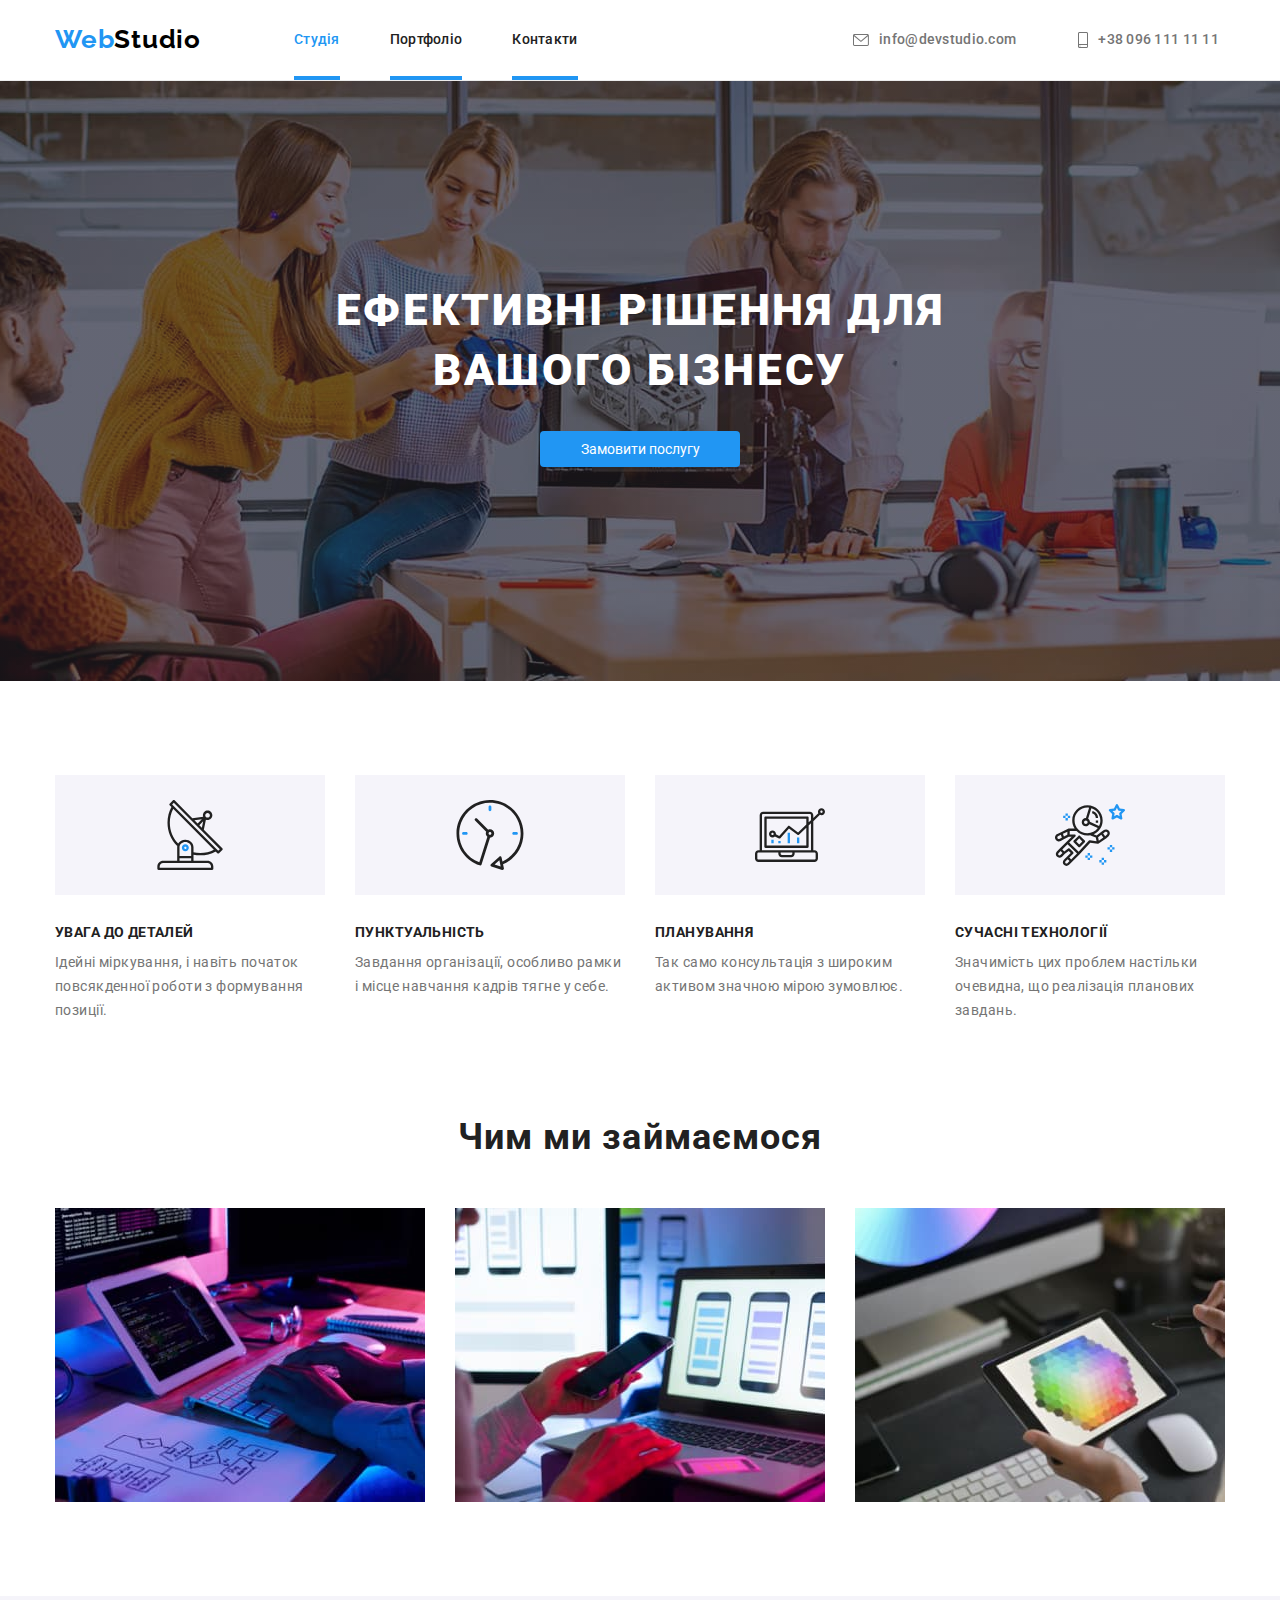
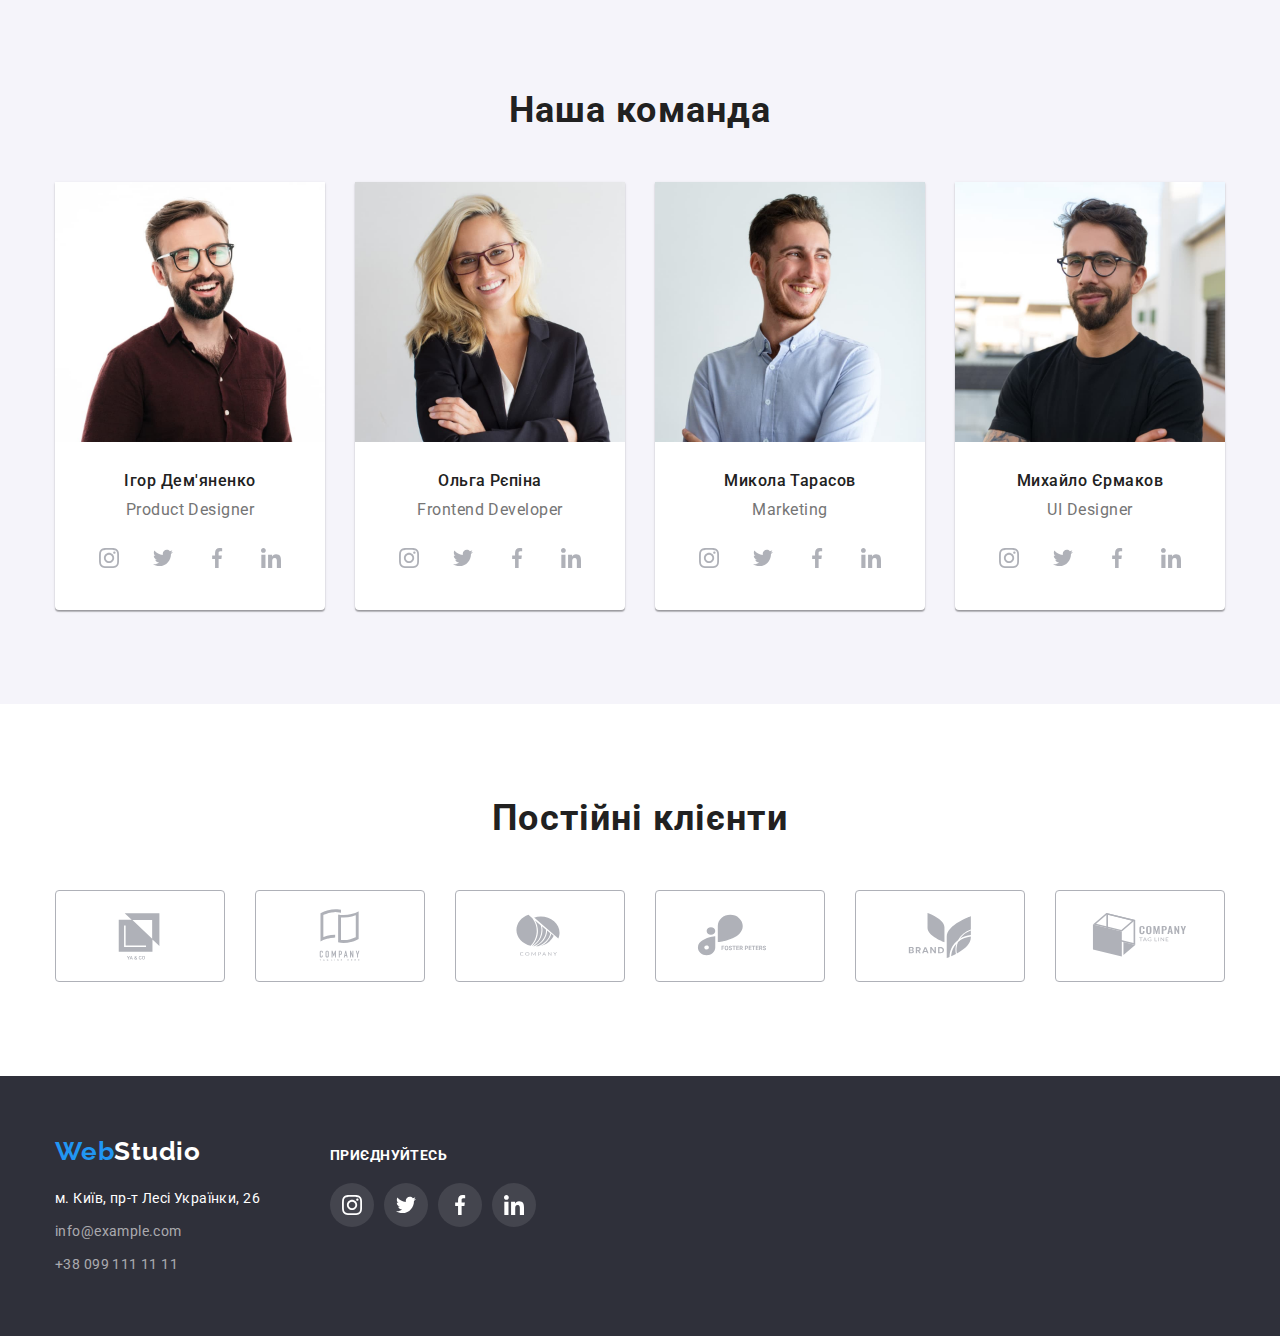
<file: index.html>
<!DOCTYPE html>
<html lang="uk">
  <head>
    <meta charset="UTF-8" />
    <meta http-equiv="X-UA-Compatible" content="IE=edge" />
    <meta name="viewport" content="width=device-width, initial-scale=1.0" />
    <link rel="preconnect" href="https://fonts.googleapis.com" />
    <link rel="preconnect" href="https://fonts.gstatic.com" crossorigin />
    <link
      href="https://fonts.googleapis.com/css2?family=Oleo+Script&family=Raleway:wght@700&family=Roboto:wght@400;500;700;900&display=swap"
      rel="stylesheet"
    />
    <link
      rel="stylesheet"
      href="https://cdnjs.cloudflare.com/ajax/libs/modern-normalize/0.6.0/modern-normalize.min.css"
    />
    <link rel="stylesheet" href="./css/styles.css" />
    <title>WebStudio</title>
  </head>
  <!--Hero-->
  <body>
    <header class="header">
      <div class="container main-nav">
        <nav class="site-nav">
          <a class="site-logo" href="index.html" lang="en"
            ><span class="current">Web</span>Studio</a
          >
          <ul class="site-nav list">
            <li class="nav-item">
              <a href="./index.html" class="link nav-link"
                ><span class="current-item">Студія</span></a
              >
            </li>
            <li class="nav-item">
              <a href="./portfolio.html" class="link nav-link">Портфоліо</a>
            </li>
            <li class="nav-item">
              <a href="#" class="link nav-link">Контакти</a>
            </li>
          </ul>
        </nav>
        <ul class="contact list">
          <li class="contact-type">
            <a class="contact-mail link" href="mailto:info@devstudio.com">
              <svg class="contact-mail-icon" width="16" height="12">
                <use href="./images/symbol-defs icons.svg#icon-envelope"></use>
              </svg>
              info@devstudio.com</a
            >
          </li>
          <li class="contact-type">
            <a class="contact-tel link" href="tel:+380961111111">
              <svg class="contact-tel-icon" width="10" height="16">
                <use
                  href="./images/symbol-defs icons.svg#icon-smartphone"
                ></use>
              </svg>
              +38 096 111 11 11</a
            >
          </li>
        </ul>
      </div>
    </header>
    <main>
      <section class="section-title">
        <div class="container-title">
          <h1 class="main-title">Ефективні рішення для вашого бізнесу</h1>
          <button type="button" class="button">Замовити послугу</button>
        </div>
      </section>
      <section class="section">
        <div class="container">
          <h2 class="vissually-hidden">Особливості</h2>
          <ul class="feature list">
            <li class="feature-list icon-antenna">
              <div class="icons">
                <svg class="feature-icon" width="70" height="70">
                  <use href="./images/symbol-defs icons.svg#icon-antenna"></use>
                </svg>
              </div>
              <h3 class="title">Увага до деталей</h3>
              <p class="text">
                Ідейні міркування, і навіть початок повсякденної роботи з
                формування позиції.
              </p>
            </li>
            <li class="feature-list icon-clock">
              <div class="icons">
                <svg class="feature-icon" width="70" height="70">
                  <use href="./images/symbol-defs icons.svg#icon-clock"></use>
                </svg>
              </div>
              <h3 class="title">Пунктуальність</h3>
              <p class="text">
                Завдання організації, особливо рамки і місце навчання кадрів
                тягне у себе.
              </p>
            </li>
            <li class="feature-list icon-diagram">
              <div class="icons">
                <svg class="feature-icon" width="70" height="70">
                  <use href="./images/symbol-defs icons.svg#icon-diagram"></use>
                </svg>
              </div>
              <h3 class="title">ПЛАНУВАННЯ</h3>
              <p class="text">
                Так само консультація з широким активом значною мірою зумовлює.
              </p>
            </li>
            <li class="feature-list icon-astronaut">
              <div class="icons">
                <svg class="feature-icon" width="70" height="70">
                  <use
                    href="./images/symbol-defs icons.svg#icon-astronaut"
                  ></use>
                </svg>
              </div>
              <h3 class="title">СУЧАСНІ ТЕХНОЛОГІЇ</h3>
              <p class="text">
                Значимість цих проблем настільки очевидна, що реалізація
                планових завдань.
              </p>
            </li>
          </ul>
        </div>
      </section>
      <section class="section-work">
        <div class="container">
          <h2 class="about-work">Чим ми займаємося</h2>
          <ul class="work-item list">
            <li class="work-list item">
              <img src="./images/box1.jpg" alt="box1" width="370" />
            </li>
            <li class="work-list item">
              <img src="./images/box2.jpg" alt="box2" width="370" />
            </li>
            <li class="work-list item">
              <img src="./images/box3.jpg" alt="box2" width="370" />
            </li>
          </ul>
        </div>
      </section>
      <!--Our team-->
      <section class="team">
        <div class="container">
          <h2 class="team-tittle">Наша команда</h2>
          <ul class="team-list list">
            <li class="team-item">
              <img
                src="./images/Игорь1.jpg"
                alt="Игорь Демьяненко Product Designer"
                width="270"
              />
              <div class="team-list-item">
                <h3 class="about-name">Ігор Дем'яненко</h3>
                <p class="position">Product Designer</p>
                <ul class="team-soc list">
                  <li class="team-soc-item">
                    <a href="" class="team-soc-link link">
                      <svg class="team-soc-icon" width="20" height="20">
                        <use
                          href="./images/symbol-defs icons.svg#icon-instagrams"
                        ></use>
                      </svg>
                    </a>
                  </li>
                  <li class="team-soc-item">
                    <a href="" class="team-soc-link link">
                      <svg class="team-soc-icon" width="20" height="20">
                        <use
                          href="./images/symbol-defs icons.svg#icon-twitter"
                        ></use>
                      </svg>
                    </a>
                  </li>
                  <li class="team-soc-item">
                    <a href="" class="team-soc-link link">
                      <svg class="team-soc-icon" width="20" height="20">
                        <use
                          href="./images/symbol-defs icons.svg#icon-facebook"
                        ></use>
                      </svg>
                    </a>
                  </li>
                  <li class="team-soc-item">
                    <a href="" class="team-soc-link link">
                      <svg class="team-soc-icon" width="20" height="20">
                        <use
                          href="./images/symbol-defs icons.svg#icon-inline"
                        ></use>
                      </svg>
                    </a>
                  </li>
                </ul>
              </div>
            </li>
            <li class="team-item">
              <img
                src="./images/Ольга1.jpg"
                alt="Ольга Репина Frontend Developer"
                width="270"
              />
              <div class="team-list-item">
                <h3 class="about-name">Ольга Рєпіна</h3>
                <p class="position">Frontend Developer</p>
                <ul class="team-soc list">
                  <li class="team-soc-item">
                    <a href="" class="team-soc-link link">
                      <svg class="team-soc-icon" width="20" height="20">
                        <use
                          href="./images/symbol-defs icons.svg#icon-instagrams"
                        ></use>
                      </svg>
                    </a>
                  </li>
                  <li class="team-soc-item">
                    <a href="" class="team-soc-link link">
                      <svg class="team-soc-icon" width="20" height="20">
                        <use
                          href="./images/symbol-defs icons.svg#icon-twitter"
                        ></use>
                      </svg>
                    </a>
                  </li>
                  <li class="team-soc-item">
                    <a href="" class="team-soc-link link">
                      <svg class="team-soc-icon" width="20" height="20">
                        <use
                          href="./images/symbol-defs icons.svg#icon-facebook"
                        ></use>
                      </svg>
                    </a>
                  </li>
                  <li class="team-soc-item">
                    <a href="" class="team-soc-link link">
                      <svg class="team-soc-icon" width="20" height="20">
                        <use
                          href="./images/symbol-defs icons.svg#icon-inline"
                        ></use>
                      </svg>
                    </a>
                  </li>
                </ul>
              </div>
            </li>
            <li class="team-item">
              <img
                src="./images/Николай1.jpg"
                alt="Николай Тарасов Marketing"
                width="270"
              />
              <div class="team-list-item">
                <h3 class="about-name">Микола Тарасов</h3>
                <p class="position">Marketing</p>
                <ul class="team-soc list">
                  <li class="team-soc-item">
                    <a href="" class="team-soc-link link">
                      <svg class="team-soc-icon" width="20" height="20">
                        <use
                          href="./images/symbol-defs icons.svg#icon-instagrams"
                        ></use>
                      </svg>
                    </a>
                  </li>
                  <li class="team-soc-item">
                    <a href="" class="team-soc-link link">
                      <svg class="team-soc-icon" width="20" height="20">
                        <use
                          href="./images/symbol-defs icons.svg#icon-twitter"
                        ></use>
                      </svg>
                    </a>
                  </li>
                  <li class="team-soc-item">
                    <a href="" class="team-soc-link link">
                      <svg class="team-soc-icon" width="20" height="20">
                        <use
                          href="./images/symbol-defs icons.svg#icon-facebook"
                        ></use>
                      </svg>
                    </a>
                  </li>
                  <li class="team-soc-item">
                    <a href="" class="team-soc-link link">
                      <svg class="team-soc-icon" width="20" height="20">
                        <use
                          href="./images/symbol-defs icons.svg#icon-inline"
                        ></use>
                      </svg>
                    </a>
                  </li>
                </ul>
              </div>
            </li>
            <li class="team-item">
              <img
                src="./images/Михаил1.jpg"
                alt="Михаил Ермаков UI Designer"
                width="270"
              />
              <div class="team-list-item">
                <h3 class="about-name">Михайло Єрмаков</h3>
                <p class="position">UI Designer</p>
                <ul class="team-soc list">
                  <li class="team-soc-item">
                    <a href="" class="team-soc-link link">
                      <svg class="team-soc-icon" width="20" height="20">
                        <use
                          href="./images/symbol-defs icons.svg#icon-instagrams"
                        ></use>
                      </svg>
                    </a>
                  </li>
                  <li class="team-soc-item">
                    <a href="" class="team-soc-link link">
                      <svg class="team-soc-icon" width="20" height="20">
                        <use
                          href="./images/symbol-defs icons.svg#icon-twitter"
                        ></use>
                      </svg>
                    </a>
                  </li>
                  <li class="team-soc-item">
                    <a href="" class="team-soc-link link">
                      <svg class="team-soc-icon" width="20" height="20">
                        <use
                          href="./images/symbol-defs icons.svg#icon-facebook"
                        ></use>
                      </svg>
                    </a>
                  </li>
                  <li class="team-soc-item">
                    <a href="" class="team-soc-link link">
                      <svg class="team-soc-icon" width="20" height="20">
                        <use
                          href="./images/symbol-defs icons.svg#icon-inline"
                        ></use>
                      </svg>
                    </a>
                  </li>
                </ul>
              </div>
            </li>
          </ul>
        </div>
      </section>
      <section class="section">
        <div class="container">
          <h2 class="customers-title">Постійні клієнти</h2>
          <ul class="customers-list list">
            <li class="customers-item">
              <a href="#" class="clients-link link">
                <svg class="clients-icon" width="106" height="60">
                  <use href="./images/symbol-defs icons.svg#icon-Logo"></use>
                </svg>
              </a>
            </li>
            <li class="customers-item">
              <a href="#" class="clients-link link">
                <svg class="clients-icon" width="106" height="60">
                  <use
                    href="./images/symbol-defs icons.svg#icon-Logocompany"
                  ></use>
                </svg>
              </a>
            </li>
            <li class="customers-item">
              <a href="#" class="clients-link link">
                <svg class="clients-icon" width="106" height="60">
                  <use
                    href="./images/symbol-defs icons.svg#icon-Logo-camp"
                  ></use>
                </svg>
              </a>
            </li>
            <li class="customers-item">
              <a href="#" class="clients-link link">
                <svg class="clients-icon" width="106" height="60">
                  <use href="./images/symbol-defs icons.svg#icon-Foster"></use>
                </svg>
              </a>
            </li>
            <li class="customers-item">
              <a href="#" class="clients-link link">
                <svg class="clients-icon" width="106" height="60">
                  <use href="./images/symbol-defs icons.svg#icon-Brand"></use>
                </svg>
              </a>
            </li>
            <li class="customers-item">
              <a href="#" class="clients-link link">
                <svg class="clients-icon" width="106" height="60">
                  <use
                    href="./images/symbol-defs icons.svg#icon-Tag-line"
                  ></use>
                </svg>
              </a>
            </li>
          </ul>
        </div>
      </section>
    </main>
    <!--Contacts-->
    <footer class="footer">
      <div class="container container-footer">
        <div class="container-contacts">
          <a class="site-logo-footer" href="index.html"
            ><span class="current">Web</span
            ><span class="secondary-current">Studio</span></a
          >
          <address class="adress">
            <ul class="adress-list list">
              <li class="adress-item">
                <a
                  class="street"
                  href="https://www.google.com/maps/d/embed?mid=10uSM3H-mIU3GznYo2szRIEphczw&hl=en_US&ehbc=2E312F"
                  target="_blank"
                  rel="noopener noreferrer"
                  >м. Київ, пр-т Лесі Українки, 26</a
                >
              </li>
              <li class="adress-item">
                <a class="contacts" href="mailto:info@example.com"
                  >info@example.com</a
                >
              </li>
              <li class="adress-item">
                <a class="contacts" href="tel:+380991111111"
                  >+38 099 111 11 11</a
                >
              </li>
            </ul>
          </address>
        </div>
        <div class="container-social">
          <p class="social-text">Приєднуйтесь</p>
          <ul class="social-list list">
            <li class="soc-item link">
              <a href="@" class="soc-link">
                <svg class="soc-icon" width="20" height="20">
                  <use
                    href="./images/symbol-defs icons.svg#icon-instagram"
                  ></use>
                </svg>
              </a>
            </li>
            <li class="soc-item link">
              <a href="@" class="soc-link">
                <svg class="soc-icon" width="20" height="20">
                  <use href="./images/symbol-defs icons.svg#icon-Twit"></use>
                </svg>
              </a>
            </li>
            <li class="soc-item link">
              <a href="@" class="soc-link">
                <svg class="soc-icon" width="20" height="20">
                  <use href="./images/symbol-defs icons.svg#icon-faceb"></use>
                </svg>
              </a>
            </li>
            <li class="soc-item link">
              <a href="@" class="soc-link">
                <svg class="soc-icon" width="20" height="20">
                  <use href="./images/symbol-defs icons.svg#icon-Linked"></use>
                </svg>
              </a>
            </li>
          </ul>
        </div>
      </div>
    </footer>
  </body>
</html>
</file>
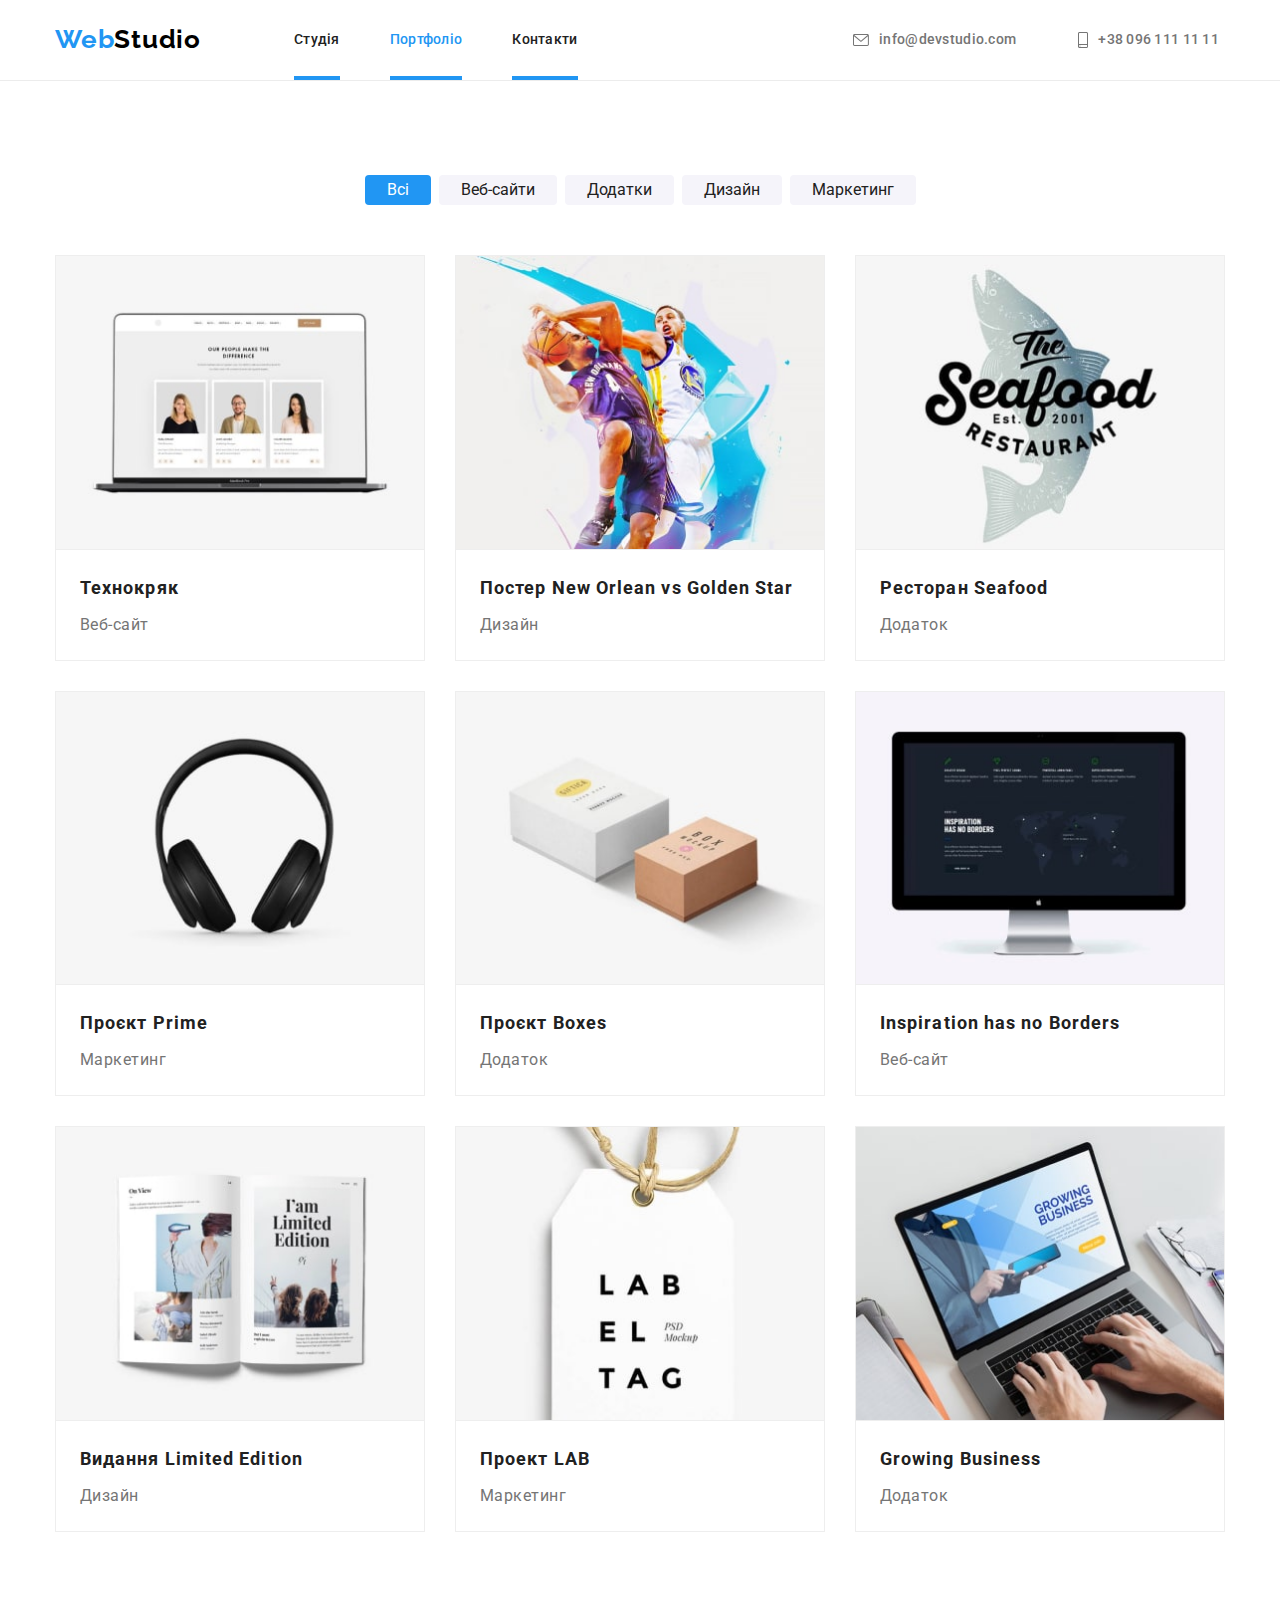
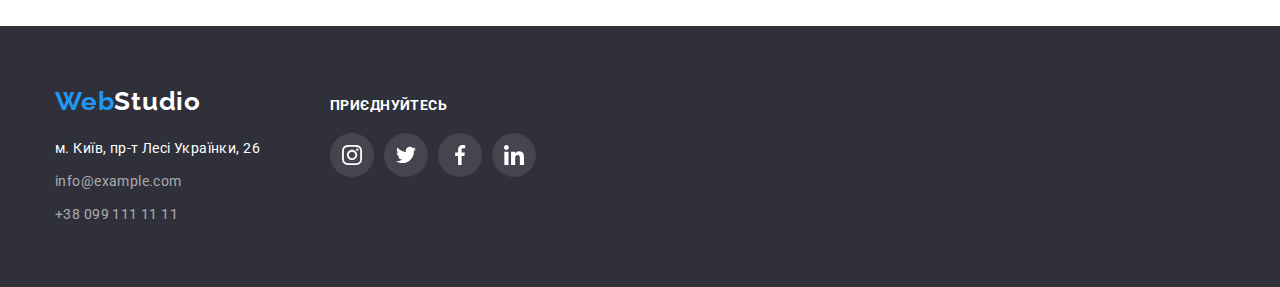
<file: portfolio.html>
<!DOCTYPE html>
<html lang="uk">
  <head>
    <meta charset="UTF-8" />
    <meta http-equiv="X-UA-Compatible" content="IE=edge" />
    <meta name="viewport" content="width=device-width, initial-scale=1.0" />
    <link rel="preconnect" href="https://fonts.googleapis.com" />
    <link rel="preconnect" href="https://fonts.gstatic.com" crossorigin />
    <link
      href="https://fonts.googleapis.com/css2?family=Oleo+Script&family=Raleway:wght@700&family=Roboto:wght@400;500;700;900&display=swap"
      rel="stylesheet"
    />
    <link
      rel="stylesheet"
      href="https://cdnjs.cloudflare.com/ajax/libs/modern-normalize/0.6.0/modern-normalize.min.css"
    />
    <link rel="stylesheet" href="./css/styles.css" />
    <title>Portfolio</title>
  </head>
  <!--Hero-->
  <body>
    <header class="header">
      <div class="container main-nav">
        <nav class="site-nav">
          <a class="site-logo" href="index.html" lang="en"
            ><span class="current">Web</span>Studio</a
          >
          <ul class="site-nav list">
            <li class="nav-item">
              <a href="./index.html" class="link nav-link">Студія</a>
            </li>
            <li class="nav-item">
              <a href="./portfolio.html" class="link nav-link"
                ><span class="current-item">Портфоліо</span></a
              >
            </li>
            <li class="nav-item">
              <a href="#" class="link nav-link">Контакти</a>
            </li>
          </ul>
        </nav>
        <ul class="contact list">
          <li class="contact-type">
            <a class="contact-mail link" href="mailto:info@devstudio.com">
              <svg class="contact-mail-icon" width="16" height="12">
                <use href="./images/symbol-defs icons.svg#icon-envelope"></use>
              </svg>
              info@devstudio.com</a
            >
          </li>
          <li class="contact-type">
            <a class="contact-tel link" href="tel:+380961111111">
              <svg class="contact-tel-icon" width="10" height="16">
                <use
                  href="./images/symbol-defs icons.svg#icon-smartphone"
                ></use>
              </svg>
              +38 096 111 11 11</a
            >
          </li>
        </ul>
      </div>
    </header>
    <main>
      <section class="section">
        <div class="container">
          <h2 class="vissually-hidden">Наш портфоліо</h2>
          <ul class="filter list">
            <li class="filter-item">
              <button class="button-filter-all" type="button">Всі</button>
            </li>
            <li class="filter-item">
              <button class="button-filter" type="button">Веб-сайти</button>
            </li>
            <li class="filter-item">
              <button class="button-filter" type="button">Додатки</button>
            </li>
            <li class="filter-item">
              <button class="button-filter" type="button">Дизайн</button>
            </li>
            <li class="filter-item">
              <button class="button-filter" type="button">Маркетинг</button>
            </li>
          </ul>
          <ul class="project list">
            <li class="project-list">
              <a class="project-img" href="#"
                ><img
                  class="img"
                  src="images/photo1.jpg"
                  alt="працівники фірми"
                  width="370"
                />
                <div class="project-list-title">
                  <h2 class="project-title">Технокряк</h2>
                  <p class="project-text">Веб-сайт</p>
                </div>
              </a>
            </li>
            <li class="project-list">
              <a class="project-img" href="#"
                ><img
                  class="img"
                  src="images/photo2.jpg"
                  alt="баскетболісти"
                  width="370"
                />
                <div class="project-list-title">
                  <h2 class="project-title">
                    Постер New Orlean vs Golden Star
                  </h2>
                  <p class="project-text">Дизайн</p>
                </div>
              </a>
            </li>
            <li class="project-list">
              <a class="project-img" href="#"
                ><img
                  class="img"
                  src="images/photo3.jpg"
                  alt="ресторан Seafood"
                  width="370"
                />
                <div class="project-list-title">
                  <h2 class="project-title">Ресторан Seafood</h2>
                  <p class="project-text">Додаток</p>
                </div>
              </a>
            </li>
            <li class="project-list">
              <a class="project-img" href="#"
                ><img
                  class="img"
                  src="images/photo4.jpg"
                  alt="навушники"
                  width="370"
                />
                <div class="project-list-title">
                  <h2 class="project-title">Проєкт Prime</h2>
                  <p class="project-text">Маркетинг</p>
                </div>
              </a>
            </li>
            <li class="project-list">
              <a class="project-img" href="#"
                ><img
                  class="img"
                  src="images/photo5.jpg"
                  alt="коробки"
                  width="370"
                />
                <div class="project-list-title">
                  <h2 class="project-title">Проєкт Boxes</h2>
                  <p class="project-text">Додаток</p>
                </div>
              </a>
            </li>
            <li class="project-list">
              <a class="project-img" href="#"
                ><img
                  class="img"
                  src="images/photo6.jpg"
                  alt="монітор"
                  width="370"
                />
                <div class="project-list-title">
                  <h2 class="project-title">Inspiration has no Borders</h2>
                  <p class="project-text">Веб-сайт</p>
                </div>
              </a>
            </li>
            <li class="project-list">
              <a class="project-img" href="#"
                ><img
                  class="img"
                  src="images/photo7.jpg"
                  alt="журнал"
                  width="370"
                />
                <div class="project-list-title">
                  <h2 class="project-title">Видання Limited Edition</h2>
                  <p class="project-text">Дизайн</p>
                </div>
              </a>
            </li>
            <li class="project-list">
              <a class="project-img" href="#"
                ><img
                  class="img"
                  src="images/photo8.jpg"
                  alt="ярлик"
                  width="370"
                />
                <div class="project-list-title">
                  <h2 class="project-title">Проект LAB</h2>
                  <p class="project-text">Маркетинг</p>
                </div>
              </a>
            </li>
            <li class="project-list">
              <a class="project-img" href="#"
                ><img
                  class="img"
                  src="images/photo9.jpg"
                  alt="ноутбук"
                  width="370"
                />
                <div class="project-list-title">
                  <h2 class="project-title">Growing Business</h2>
                  <p class="project-text">Додаток</p>
                </div>
              </a>
            </li>
          </ul>
        </div>
      </section>
    </main>
    <footer class="footer">
      <div class="container container-footer">
        <div class="container-contacts">
          <a class="site-logo-footer" href="index.html"
            ><span class="current">Web</span
            ><span class="secondary-current">Studio</span></a
          >
          <address class="adress">
            <ul class="adress-list list">
              <li class="adress-item">
                <a
                  class="street"
                  href="https://www.google.com/maps/d/embed?mid=10uSM3H-mIU3GznYo2szRIEphczw&hl=en_US&ehbc=2E312F"
                  target="_blank"
                  rel="noopener noreferrer"
                  >м. Київ, пр-т Лесі Українки, 26</a
                >
              </li>
              <li class="adress-item">
                <a class="contacts" href="mailto:info@example.com"
                  >info@example.com</a
                >
              </li>
              <li class="adress-item">
                <a class="contacts" href="tel:+380991111111"
                  >+38 099 111 11 11</a
                >
              </li>
            </ul>
          </address>
        </div>
        <div class="container-social">
          <p class="social-text">Приєднуйтесь</p>
          <ul class="social-list list">
            <li class="soc-item link">
              <a href="@" class="soc-link">
                <svg class="soc-icon" width="20" height="20">
                  <use
                    href="./images/symbol-defs icons.svg#icon-instagram"
                  ></use>
                </svg>
              </a>
            </li>
            <li class="soc-item link">
              <a href="@" class="soc-link">
                <svg class="soc-icon" width="20" height="20">
                  <use href="./images/symbol-defs icons.svg#icon-Twit"></use>
                </svg>
              </a>
            </li>
            <li class="soc-item link">
              <a href="@" class="soc-link">
                <svg class="soc-icon" width="20" height="20">
                  <use href="./images/symbol-defs icons.svg#icon-faceb"></use>
                </svg>
              </a>
            </li>
            <li class="soc-item link">
              <a href="@" class="soc-link">
                <svg class="soc-icon" width="20" height="20">
                  <use href="./images/symbol-defs icons.svg#icon-Linked"></use>
                </svg>
              </a>
            </li>
          </ul>
        </div>
      </div>
    </footer>
  </body>
</html>
</file>
<file: css/styles.css>
:root {
  /* Fonts */
  --main-font-family: 'Roboto', sans-serif;
  --secondary-font-family: 'Raleway', sans-serif;
  /* Colors */
  --main-dark-color: #000;
  --main-light-color: #fff;
  --current-color: #2196f3;
  --secondary-color: #757575;
  --main-color: #212121;
  --border-color: #2f303a;
  --badge-bg-color: #f5f4fa;
}

body {
  font-family: var(--main-font-family);
  letter-spacing: 0.03em;
  font-size: 14px;
  font-weight: 700;
  line-height: 1.14;

  color: var(--main-color);
}

/* Common Styles */
.link {
  color: #212121;

  text-decoration: none;
}

.list {
  display: flex;
  padding: 0;
  margin: 0;

  list-style: none;
}

/* Header */
.header {
  border-bottom: 1px solid #ececec;
  background-color: var(--main-light-color);
}
.section {
  padding-top: 94px;
  padding-bottom: 94px;
}
.container {
  margin-left: auto;
  margin-right: auto;
  padding-left: 15px;
  padding-right: 15px;
  width: 1200px;
}
.header > .main-nav {
  display: flex;
  align-items: center;
}
.main-nav {
  display: flex;
  align-items: center;
}

.current {
  color: var(--current-color);

  font-family: var(--secondary-font-family);
  font-weight: 700;
  font-size: 26px;
  line-height: 1.19;
  letter-spacing: 0.03em;
}
.site-nav {
  display: flex;
}

.nav-item {
  margin-right: 50px;
}
.nav-item:last-child {
  margin-right: 0px;
}
.site-nav .current-item {
  color: var(--current-color);

  font-size: 14px;
  line-height: 1.14;
}
.site-nav > .site-logo {
  margin-right: 93px;
}
.site-logo {
  padding-top: 24px;
  padding-bottom: 25px;
  color: var(--main-dark-color);

  font-family: var(--secondary-font-family);
  font-weight: 700;
  font-size: 26px;
  line-height: 1.19;
  letter-spacing: 0.03em;
  text-align: left;
  text-decoration: none;
}
.site-nav .link {
  display: block;
  padding-top: 32px;
  padding-bottom: 32px;
}
.nav-link {
  color: var(--main-color);
  position: relative;
  font-weight: 500;
  font-size: 14px;
  line-height: 1.14;
  letter-spacing: 0.02em;
}
.nav-link::after {
  position: absolute;
  left: 0;
  bottom: 0;
  content: '';
  display: block;
  width: 100%;
  height: 4px;
  background-color: var(--current-color);
}
.nav-link:hover,
.nav-link:focus {
  color: var(--current-color);
}
.contact .contact-type {
  display: flex;
  margin-right: 50px;
  color: var(--secondary-color);
  align-items: center;
  font-weight: 500;
  font-size: 14px;
  line-height: 1.14;
  letter-spacing: 0.02em;
}
.contact {
  margin-left: auto;
}
.contact .contact-type:last-child {
  margin-right: 0px;
}
.contact-mail,
.contact-tel {
  display: flex;
  align-items: center;
  padding: 22px 6px;
  color: var(--secondary-color);

  font-weight: 500;
  font-size: 14px;
  line-height: 1.14;
  letter-spacing: 0.02em;
}

.contact-mail:hover,
.contact-mail:focus {
  color: var(--current-color);
}
.contact-mail-icon {
  fill: currentColor;
  margin-right: 10px;
  background-position: center;
  background-size: contain;
}
.contact-icon:hover,
.contact-icon:focus {
  color: var(--current-color);
}

.contact-tel:hover,
.contact-tel:focus {
  color: var(--current-color);
}
.contact-tel-icon {
  fill: currentColor;
  margin-right: 10px;
  background-position: center;
  background-size: contain;
}
/*Hero*/

.section-title {
  max-width: 1600px;
  height: 600px;
  margin-left: auto;
  margin-right: auto;
  padding-top: 200px;
  padding-bottom: 200px;
  /*background-color: var(--border-color);*/
  background-image: linear-gradient(rgba(47, 48, 58, 0.4), rgba(47, 48, 58, 0.4)),
    url(../images/hero.jpg);
  background-repeat: no-repeat;
  background-position: center;
  background-size: cover;
}
.container-title {
  margin-left: auto;
  margin-right: auto;
  margin-bottom: 0px;
  padding-left: 15px;
  padding-right: 15px;
  width: 1200px;
}
.main-title {
  max-width: 696px;
  margin-top: 0;
  margin-bottom: 30px;
  margin-left: auto;
  margin-right: auto;
  color: var(--main-light-color);

  font-family: var(--main-font-family);
  font-weight: 900;
  font-size: 44px;
  line-height: 1.36;
  letter-spacing: 0.06em;
  text-align: center;
  text-transform: uppercase;
}
.button {
  display: block;
  margin-left: auto;
  margin-right: auto;
  padding: 10px 32px;
  border-radius: 4px;
  min-width: 200px;
  text-align: center;
  border: none;

  background-color: var(--current-color);
  color: var(--main-light-color);

  cursor: pointer;
  font-family: inherit;
}
.button:hover,
.button:focus {
  background-color: #188ce8;
}

.vissually-hidden {
  position: absolute;
  width: 1px;
  height: 1px;
  margin: -1px;
  border: 0;
  padding: 0;
  white-space: nowrap;
  clip-path: inset(100%);
  clip: rect(0 0 0 0);
  overflow: hidden;
}
/*Features*/
.feature-list {
  width: 270px;
}
/*.feature-list::before {
  display: block;
  content: '';
  height: 120px;
  background-color: var(--badge-bg-color);
  border-radius: 4px;
  background-size: contain;
  background-repeat: no-repeat;
  background-position: center;
}

.icon-antenna::before {
  background-image: url(../images/antenna.svg);
  height: 70px;
}

.icon-clock::before {
  background-image: url(../images/clock.svg);
  height: 70px;
}
.icon-diagram::before {
  background-image: url(../images/diagram.svg);
  height: 70px;
}
.icon-astronaut::before {
  background-image: url(../images/astronaut.svg);
  height: 70px;
}*/
.feature {
  gap: 30px;
}
.icons {
  display: flex;
  justify-content: center;
  align-items: center;
  width: 270px;
  height: 120px;
  background-color: var(--badge-bg-color);
}

.feature .title {
  margin-top: 30px;
  font-weight: 700;
  font-size: 14px;
  line-height: 1.14;
  letter-spacing: 0.03em;
  text-transform: uppercase;

  color: var(--main-color);
}

.title {
  margin-top: 0px;
  margin-bottom: 0px;
}
.feature .text {
  margin-top: 10px;
  margin-bottom: 0px;
  color: var(--secondary-color);

  font-weight: 400;
  font-size: 14px;
  line-height: 1.71;
  letter-spacing: 0.03em;
}

/*Work*/
.section-work {
  padding-top: 0px;
  padding-bottom: 94px;
}
.work-item {
  display: flex;
  column-gap: 30px;
  text-decoration: none;
}
.work-list {
  display: block;
}

.about-work {
  margin-top: 0px;
  margin-bottom: 50px;

  color: var(--main-color);

  font-weight: 700;
  font-size: 36px;
  line-height: 1.16;
  text-align: center;
  letter-spacing: 0.03em;
}
img {
  display: block;
}
/*Our team*/

.team {
  padding-top: 94px;
  padding-bottom: 94px;

  background-color: var(--badge-bg-color);
}

.team-tittle {
  margin-top: 0;
  margin-bottom: 50px;

  color: var(--main-color);

  font-size: 36px;
  line-height: 1.16;
  text-align: center;
  letter-spacing: 0.03em;
}

.team-list {
  display: flex;
  column-gap: 30px;
}
.team-item {
  background-color: var(--main-light-color);
  width: calc((100% - 60px) / 3);
  box-shadow: 0px 1px 3px rgba(0, 0, 0, 0.12), 0px 1px 1px rgba(0, 0, 0, 0.14),
    0px 2px 1px rgba(0, 0, 0, 0.2);
  border-radius: 0px 0px 4px 4px;
}
.team-list-item {
  padding-top: 30px;
  padding-bottom: 30px;
}
.about-name {
  margin-top: 0px;
  margin-bottom: 10px;

  color: var(--main-color);

  font-weight: 500;
  font-size: 16px;
  line-height: 1.18;
  text-align: center;
  letter-spacing: 0.03em;
}
.position {
  margin: 0px;
  color: var(--secondary-color);

  font-weight: 400;
  font-size: 16px;
  line-height: 1.18;
  text-align: center;
  letter-spacing: 0.03em;
}
.team-soc {
  display: flex;
  justify-content: center;
  gap: 10px;
  margin-top: 16px;
}
.team-soc-link {
  width: 44px;
  height: 44px;
  border-radius: 50%;
  display: flex;
  align-items: center;
  justify-content: center;
  color: #afb1b8;
}
.team-soc-item {
  width: 44px;
  height: 44px;
}
.team-soc-icon {
  fill: currentColor;
}
.team-soc-link:hover,
.team-soc-link:focus {
  background-color: var(--current-color);
  color: var(--main-light-color);
}

/*Clients*/
.customers-title {
  margin-top: 0px;
  margin-bottom: 50px;
  font-size: 36px;
  line-height: 1.16;
  text-align: center;
  letter-spacing: 0.03em;

  color: var(--main-color);
}
.customers-list {
  gap: 30px;
}
.clients-link {
  width: 170px;
  height: 92px;
  display: flex;
  align-items: center;
  justify-content: center;
  border: 1px solid #afb1b8;
  color: #afb1b8;
  border-radius: 4px;
}
.clients-icon {
  fill: currentColor;
}

.clients-link:hover,
.clients-link:focus {
  border-color: var(--current-color);
  color: var(--current-color);
}
/*Contacts*/
.footer {
  padding-top: 60px;
  padding-bottom: 60px;
  background-color: var(--border-color);
}

.site-logo-footer {
  color: var(--main-dark-color);

  font-family: var(--secondary-font-family);
  font-weight: 700;
  font-size: 26px;
  line-height: 1.19;
  letter-spacing: 0.03em;
  text-align: left;
  text-decoration: none;
}
.secondary-current {
  color: var(--main-light-color);

  font-family: 'Raleway';
  font-weight: 700;
  font-size: 26px;
  line-height: 1.19;
  letter-spacing: 0.03em;
}
.adress {
  margin-top: 20px;

  font-style: normal;
}
.adress-list {
  display: block;
  flex-direction: column;
}
.adress-item {
  margin-bottom: 9px;
}
.adress-item:last-child {
  margin-bottom: 0px;
}
.street {
  color: var(--main-light-color);

  font-weight: 400;
  font-size: 14px;
  line-height: 1.71;
  letter-spacing: 0.03em;
  text-decoration: none;
}
.contacts {
  color: rgba(255, 255, 255, 0.6);

  font-weight: 400;
  font-size: 14px;
  line-height: 1.71;
  letter-spacing: 0.03em;
  text-decoration: none;
}
.container-footer {
  display: flex;
  align-items: baseline;
}
.container-social {
  width: 206px;
  margin-left: 70px;
}

.social-text {
  margin-top: 0px;
  margin-bottom: 0px;
  width: 206px;
  font-size: 14px;
  line-height: 16px;
  letter-spacing: 0.03em;
  text-transform: uppercase;

  color: #ffffff;
}
.social-list {
  display: flex;
  gap: 10px;
  margin-top: 20px;
}
.soc-item {
  width: 44px;
  height: 44px;
}
.soc-link {
  width: 44px;
  height: 44px;
  border-radius: 50%;
  display: flex;
  align-items: center;
  justify-content: center;
  background: rgba(255, 255, 255, 0.1);
}
.soc-link:hover,
.soc-link:focus {
  background-color: var(--current-color);
}
/* Portfolio*/

.filter {
  justify-content: center;
  margin-bottom: 50px;
}
.filter-item {
  display: block;
  margin-right: 8px;

  color: var(--main-color);

  font-weight: 500;
  font-size: 16px;
  line-height: 1.62;
}
.filter-item:last-child {
  margin-right: 0px;
}
.button-filter-all {
  padding: 6px 22px;
  text-align: center;
  border: none;
  color: var(--main-light-color);
  background-color: var(--current-color);
  cursor: pointer;
  border-radius: 4px;
  font-family: inherit;
}
.button-filter-all:hover,
.button-filter-all:focus {
  box-shadow: 0px 3px 1px rgba(0, 0, 0, 0.1), 0px 1px 2px rgba(0, 0, 0, 0.08),
    0px 2px 2px rgba(0, 0, 0, 0.12);
}

.button-filter {
  padding: 6px 22px;
  border: none;
  cursor: pointer;
  font-family: inherit;
  border-radius: 4px;
  color: var(--main-color);
  background-color: var(--badge-bg-color);
}
.button-filter:hover,
.button-filter:focus {
  border: none;
  cursor: pointer;
  font-family: inherit;
  border-radius: 4px;
  color: var(--main-light-color);
  background-color: var(--current-color);
  box-shadow: 0px 3px 1px rgba(0, 0, 0, 0.1), 0px 1px 2px rgba(0, 0, 0, 0.08),
    0px 2px 2px rgba(0, 0, 0, 0.12);
}

/*Projects*/
.flex-filter {
  margin-bottom: 50px;
}
.project {
  display: flex;
  flex-wrap: wrap;
  gap: 30px;
  margin: 0px;
  padding: 0px;
}
.project-list {
  width: 370px;
  display: flex;

  color: var(--main-color);

  font-size: 18px;
  line-height: 2;
  letter-spacing: 0.06em;
}

.project-img {
  text-decoration: none;
}
.project-img:hover,
.project-img:focus {
  box-shadow: 0px 3px 1px rgba(0, 0, 0, 0.1), 0px 1px 2px rgba(0, 0, 0, 0.08),
    0px 2px 2px rgba(0, 0, 0, 0.12);
}
.project-list-title {
  border-right: 1px solid #eeeeee;
  border-bottom: 1px solid #eeeeee;
  border-left: 1px solid #eeeeee;
  padding: 20px 24px;
}
.project-title {
  margin: 0px;
  margin-bottom: 4px;
  color: var(--main-color);

  font-weight: 700;
  font-size: 18px;
  line-height: 2;
  letter-spacing: 0.06em;
}
.project-text {
  margin: 0px;
  color: var(--secondary-color);

  font-weight: 400;
  font-size: 16px;
  line-height: 1.88;
  letter-spacing: 0.03em;
}
.img {
  display: block;
  max-width: 100%;
  height: auto;
  background: var(--main-light-color);
  border: 1px solid #eeeeee;
}
</file>
